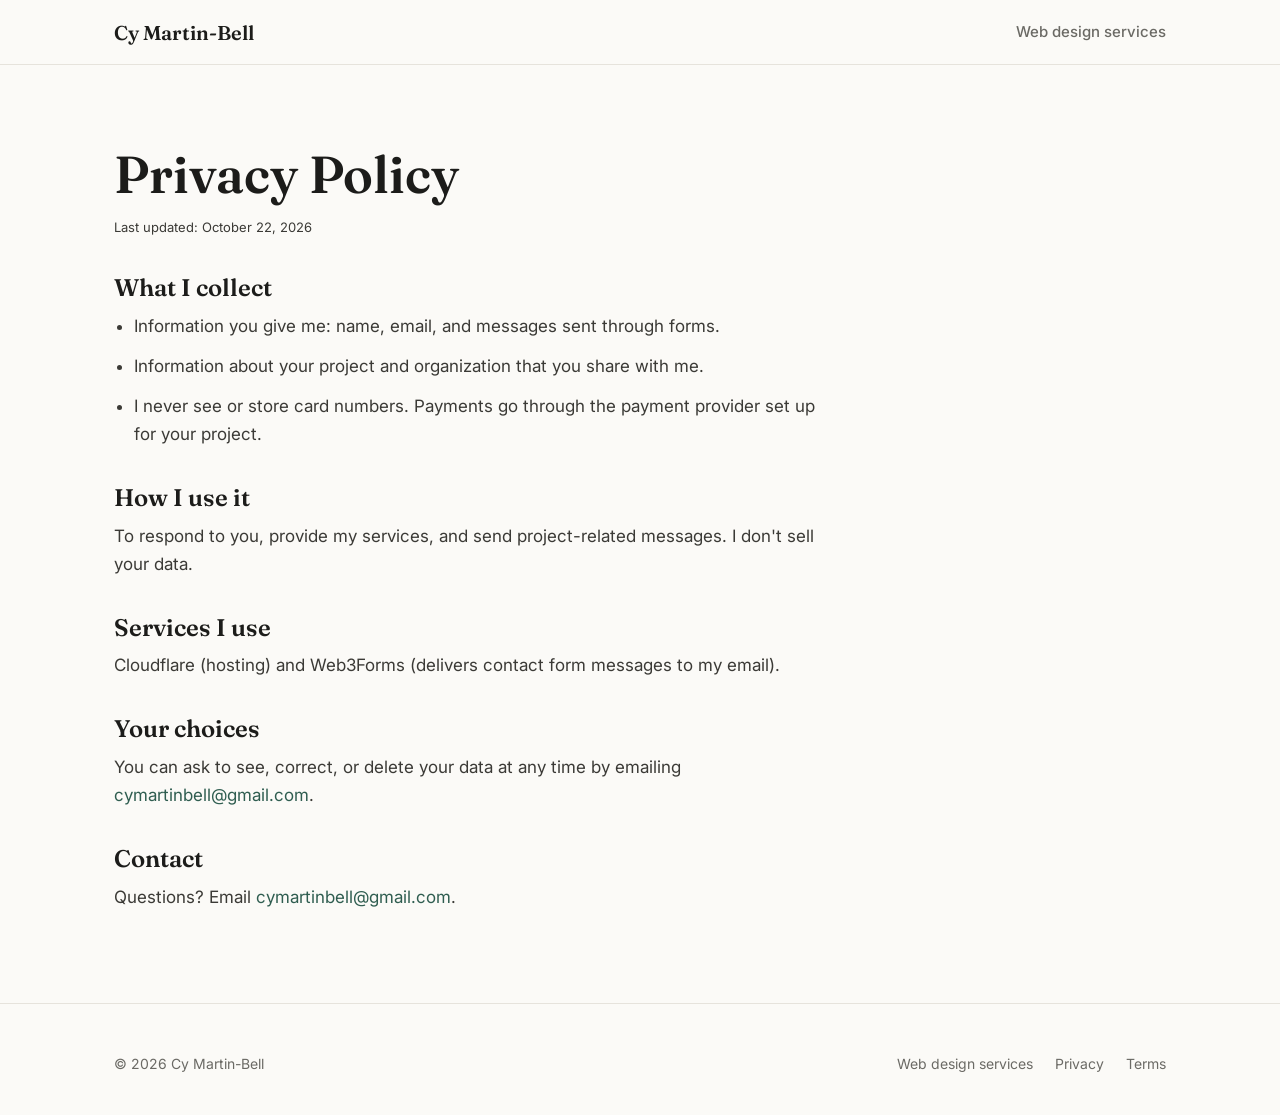
<file: privacy.html>
<!DOCTYPE html>
<html lang="en">
<head>
<meta charset="UTF-8">
<meta name="viewport" content="width=device-width, initial-scale=1.0">
<title>Privacy Policy — Cy Martin-Bell</title>
<meta name="robots" content="index">
<link rel="icon" href="favicon.svg" type="image/svg+xml">
<link rel="preconnect" href="https://fonts.googleapis.com">
<link rel="preconnect" href="https://fonts.gstatic.com" crossorigin>
<link href="https://fonts.googleapis.com/css2?family=Fraunces:opsz,wght@9..144,400;9..144,600&family=Inter:wght@400;500;600&display=swap" rel="stylesheet">
<link rel="stylesheet" href="style.css">
</head>
<body>
<header class="site-nav"><div class="wrap">
<a href="index.html" class="logo">Cy Martin-Bell</a>
<nav class="links" style="display:flex;position:static;flex-direction:row;padding:0;border:0;background:none"><a href="services.html">Web design services</a></nav>
</div></header>
<main id="main" class="wrap">
<div class="page">
<h1>Privacy Policy</h1>
<p class="meta">Last updated: October 22, 2026</p>
<h2>What I collect</h2>
<ul><li>Information you give me: name, email, and messages sent through forms.</li><li>Information about your project and organization that you share with me.</li><li>I never see or store card numbers. Payments go through the payment provider set up for your project.</li></ul>
<h2>How I use it</h2>
<p>To respond to you, provide my services, and send project-related messages. I don't sell your data.</p>
<h2>Services I use</h2>
<p>Cloudflare (hosting) and Web3Forms (delivers contact form messages to my email).</p>
<h2>Your choices</h2>
<p>You can ask to see, correct, or delete your data at any time by emailing <a href="mailto:cymartinbell@gmail.com">cymartinbell@gmail.com</a>.</p>
<h2>Contact</h2>
<p>Questions? Email <a href="mailto:cymartinbell@gmail.com">cymartinbell@gmail.com</a>.</p>
</div>
</main>
<footer class="site-footer"><div class="wrap">
<span>© <span data-year></span> Cy Martin-Bell</span>
<nav aria-label="Footer"><a href="services.html">Web design services</a><a href="privacy.html">Privacy</a><a href="terms.html">Terms</a></nav>
</div></footer>
<script src="script.js" defer></script>
</body>
</html>
</file>
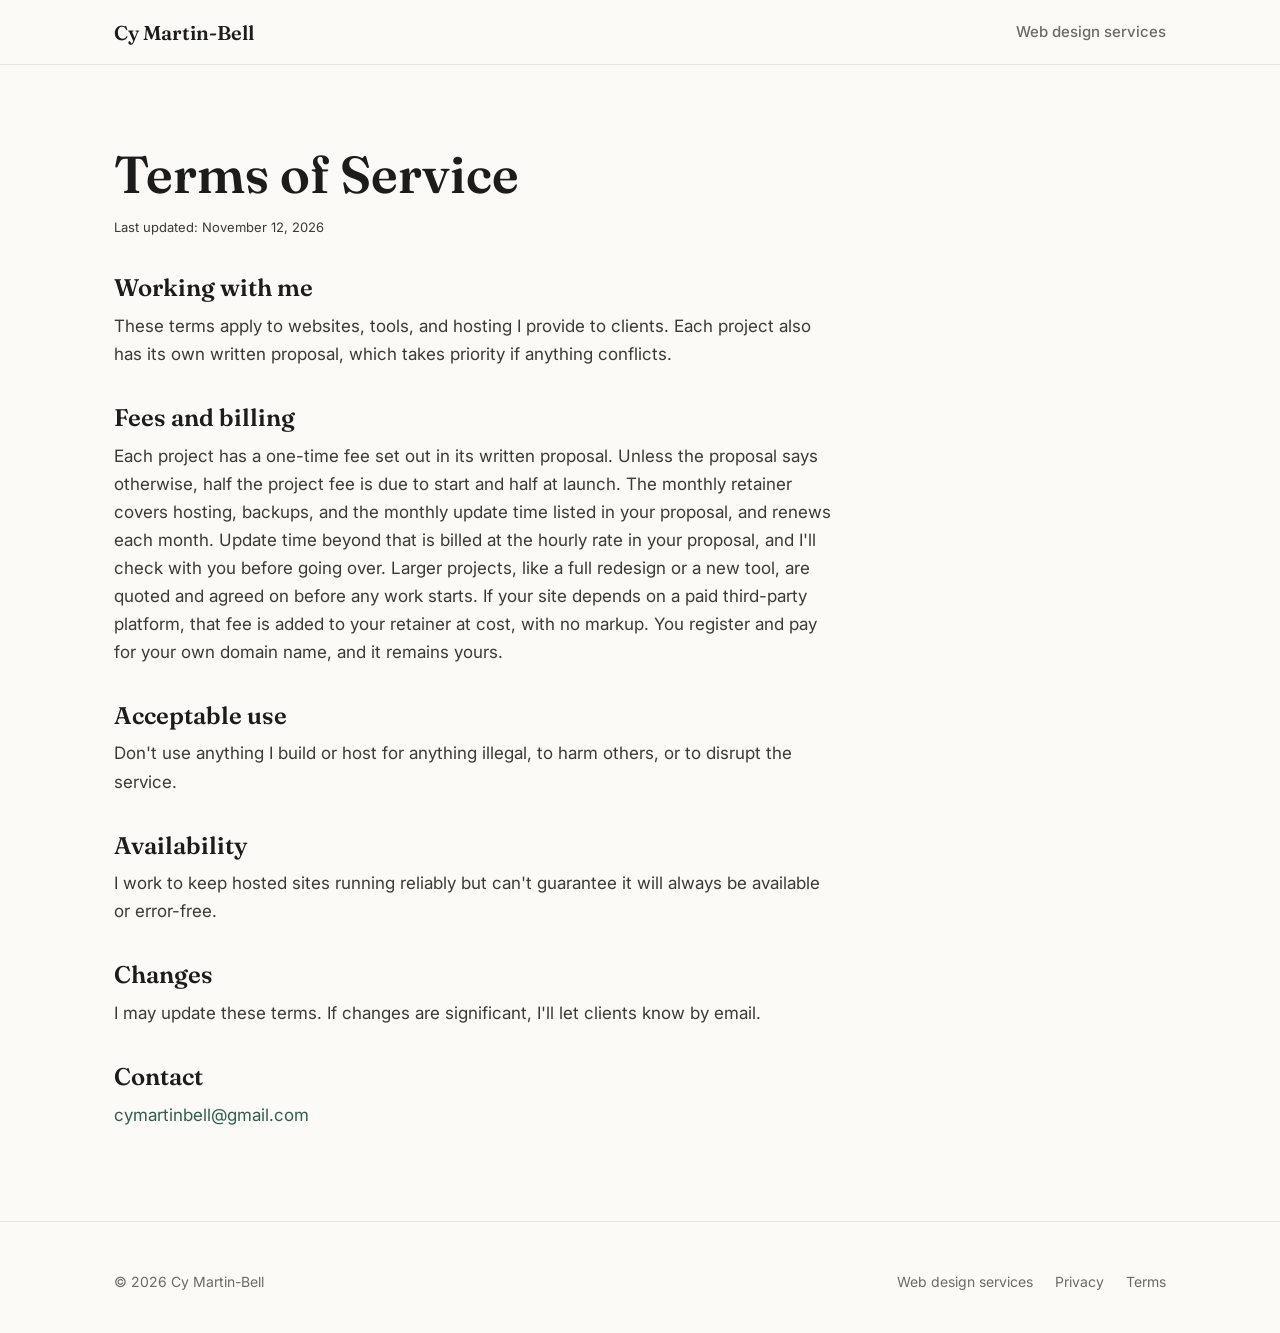
<file: terms.html>
<!DOCTYPE html>
<html lang="en">
<head>
<meta charset="UTF-8">
<meta name="viewport" content="width=device-width, initial-scale=1.0">
<title>Terms of Service — Cy Martin-Bell</title>
<meta name="robots" content="index">
<link rel="icon" href="favicon.svg" type="image/svg+xml">
<link rel="preconnect" href="https://fonts.googleapis.com">
<link rel="preconnect" href="https://fonts.gstatic.com" crossorigin>
<link href="https://fonts.googleapis.com/css2?family=Fraunces:opsz,wght@9..144,400;9..144,600&family=Inter:wght@400;500;600&display=swap" rel="stylesheet">
<link rel="stylesheet" href="style.css">
</head>
<body>
<header class="site-nav"><div class="wrap">
<a href="index.html" class="logo">Cy Martin-Bell</a>
<nav class="links" style="display:flex;position:static;flex-direction:row;padding:0;border:0;background:none"><a href="services.html">Web design services</a></nav>
</div></header>
<main id="main" class="wrap">
<div class="page">
<h1>Terms of Service</h1>
<p class="meta">Last updated: November 12, 2026</p>
<h2>Working with me</h2>
<p>These terms apply to websites, tools, and hosting I provide to clients. Each project also has its own written proposal, which takes priority if anything conflicts.</p>
<h2>Fees and billing</h2>
<p>Each project has a one-time fee set out in its written proposal. Unless the proposal says otherwise, half the project fee is due to start and half at launch. The monthly retainer covers hosting, backups, and the monthly update time listed in your proposal, and renews each month. Update time beyond that is billed at the hourly rate in your proposal, and I'll check with you before going over. Larger projects, like a full redesign or a new tool, are quoted and agreed on before any work starts. If your site depends on a paid third-party platform, that fee is added to your retainer at cost, with no markup. You register and pay for your own domain name, and it remains yours.</p>
<h2>Acceptable use</h2>
<p>Don't use anything I build or host for anything illegal, to harm others, or to disrupt the service.</p>
<h2>Availability</h2>
<p>I work to keep hosted sites running reliably but can't guarantee it will always be available or error-free.</p>
<h2>Changes</h2>
<p>I may update these terms. If changes are significant, I'll let clients know by email.</p>
<h2>Contact</h2>
<p><a href="mailto:cymartinbell@gmail.com">cymartinbell@gmail.com</a></p>
</div>
</main>
<footer class="site-footer"><div class="wrap">
<span>© <span data-year></span> Cy Martin-Bell</span>
<nav aria-label="Footer"><a href="services.html">Web design services</a><a href="privacy.html">Privacy</a><a href="terms.html">Terms</a></nav>
</div></footer>
<script src="script.js" defer></script>
</body>
</html>
</file>
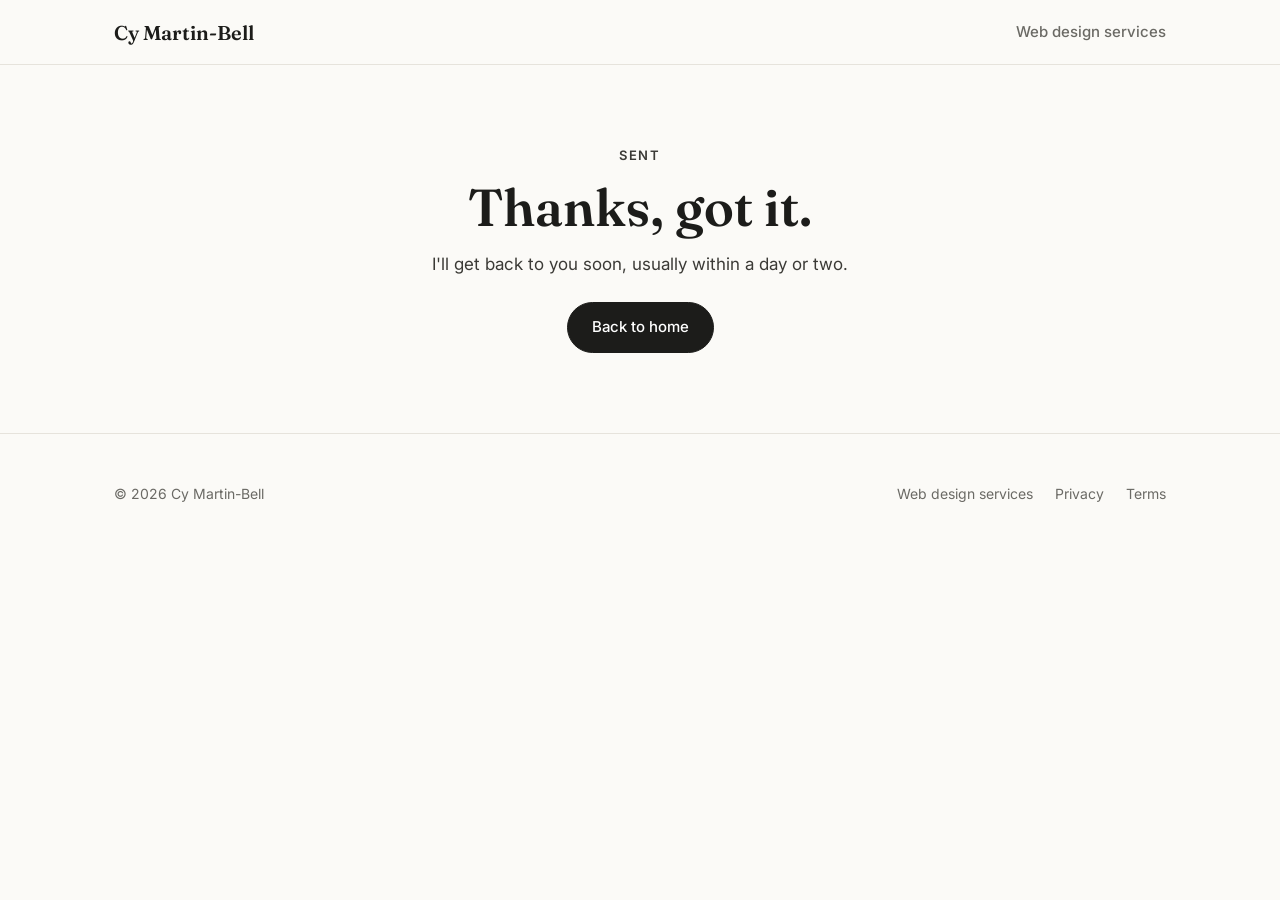
<file: thanks.html>
<!DOCTYPE html>
<html lang="en">
<head>
<meta charset="UTF-8">
<meta name="viewport" content="width=device-width, initial-scale=1.0">
<title>Thanks!</title>
<meta name="robots" content="noindex">
<link rel="icon" href="favicon.svg" type="image/svg+xml">
<link rel="preconnect" href="https://fonts.googleapis.com">
<link rel="preconnect" href="https://fonts.gstatic.com" crossorigin>
<link href="https://fonts.googleapis.com/css2?family=Fraunces:opsz,wght@9..144,400;9..144,600&family=Inter:wght@400;500;600&display=swap" rel="stylesheet">
<link rel="stylesheet" href="style.css">
</head>
<body>
<header class="site-nav"><div class="wrap">
<a href="index.html" class="logo">Cy Martin-Bell</a>
<nav class="links" style="display:flex;position:static;flex-direction:row;padding:0;border:0;background:none"><a href="services.html">Web design services</a></nav>
</div></header>
<main id="main" class="wrap">
<div class="page center">
<p class="eyebrow">Sent</p>
<h1>Thanks, got it.</h1>
<p>I'll get back to you soon, usually within a day or two.</p>
<div class="actions" style="justify-content:center;margin-top:24px"><a class="btn" href="index.html">Back to home</a></div>
</div>
</main>
<footer class="site-footer"><div class="wrap">
<span>© <span data-year></span> Cy Martin-Bell</span>
<nav aria-label="Footer"><a href="services.html">Web design services</a><a href="privacy.html">Privacy</a><a href="terms.html">Terms</a></nav>
</div></footer>
<script src="script.js" defer></script>
</body>
</html>
</file>
<file: style.css>
/* ============ Tokens ============ */
:root{
  --bg:#fbfaf7; --surface:#fff; --ink:#1c1c1a; --muted:#6b6a65;
  --line:#e6e3dc; --accent:#2f5d50; --accent-ink:#244a40; --accent-soft:#e7efec;
  --radius:14px; --max:1100px; --nav-h:64px;
}
*{box-sizing:border-box;margin:0;padding:0}
html{scroll-behavior:smooth;scroll-padding-top:calc(var(--nav-h) + 16px)}
@media (prefers-reduced-motion:reduce){html{scroll-behavior:auto}*{transition:none!important}}
body{font-family:Inter,system-ui,sans-serif;background:var(--bg);color:var(--ink);line-height:1.65;font-size:17px;-webkit-font-smoothing:antialiased}
h1,h2,h3{font-family:Fraunces,Georgia,serif;font-weight:600;line-height:1.15}
a{color:var(--accent);text-decoration:none}
a:hover{color:var(--accent-ink)}
:focus-visible{outline:2px solid var(--accent);outline-offset:3px;border-radius:4px}
img{max-width:100%}
.wrap{max-width:var(--max);margin:0 auto;padding:0 24px}
.skip{position:absolute;left:-9999px;top:8px;background:var(--ink);color:#fff;padding:8px 14px;border-radius:8px;z-index:100}
.skip:focus{left:8px}

/* ============ Nav ============ */
.site-nav{position:sticky;top:0;z-index:20;background:rgba(251,250,247,.92);backdrop-filter:blur(8px);-webkit-backdrop-filter:blur(8px);border-bottom:1px solid var(--line)}
.site-nav .wrap{display:flex;justify-content:space-between;align-items:center;height:var(--nav-h)}
.logo{font-family:Fraunces,serif;font-weight:600;font-size:20px;color:var(--ink)}
.logo:hover{color:var(--ink)}
.links{display:flex;gap:28px;align-items:center}
.links a{color:var(--muted);font-size:15px;font-weight:500}
.links a:hover,.links a.active{color:var(--ink)}
.links .btn{color:#fff;padding:8px 18px;margin:0}
.menu-btn{display:none;background:none;border:0;cursor:pointer;padding:8px;margin-right:-8px}
.menu-btn span{display:block;width:22px;height:2px;background:var(--ink);margin:5px 0;transition:transform .2s,opacity .2s}
.menu-btn[aria-expanded="true"] span:nth-child(1){transform:translateY(7px) rotate(45deg)}
.menu-btn[aria-expanded="true"] span:nth-child(2){opacity:0}
.menu-btn[aria-expanded="true"] span:nth-child(3){transform:translateY(-7px) rotate(-45deg)}

/* ============ Buttons ============ */
.btn{display:inline-block;padding:12px 24px;border-radius:999px;background:var(--ink);color:#fff;font-weight:500;font-size:15px;border:1px solid var(--ink);cursor:pointer;font-family:inherit;transition:background .15s}
.btn:hover{background:#000;color:#fff}
.btn.ghost{background:transparent;color:var(--ink);border-color:var(--line)}
.btn.ghost:hover{border-color:var(--ink)}
.btn.accent{background:var(--accent);border-color:var(--accent)}
.btn.accent:hover{background:var(--accent-ink)}
.actions{display:flex;flex-wrap:wrap;gap:10px}

/* ============ Photo slots ============ */
.photo{position:relative;background:var(--accent-soft);overflow:hidden;border-radius:var(--radius)}
.photo img{width:100%;height:100%;object-fit:cover;display:block}
.photo.empty::after{content:"Add photo";position:absolute;inset:0;display:grid;place-items:center;color:var(--accent);font-size:14px;font-weight:500;letter-spacing:.04em}
.photo img[hidden]{display:none}
.zoomable img{cursor:zoom-in}

/* ============ Hero ============ */
.hero{padding:96px 0 80px}
.hero .wrap{display:grid;grid-template-columns:1.3fr 1fr;gap:64px;align-items:center}
.eyebrow{text-transform:uppercase;letter-spacing:.14em;font-size:13px;color:var(--accent);font-weight:600;margin-bottom:16px}
.hero h1{font-size:clamp(40px,6vw,64px);margin-bottom:20px}
.hero p{color:var(--muted);font-size:19px;max-width:520px;margin-bottom:32px}
.hero .photo{aspect-ratio:4/5}

/* ============ Sections ============ */
section{padding:88px 0;border-top:1px solid var(--line)}
.section-head{margin-bottom:44px;max-width:640px}
.section-head h2{font-size:clamp(30px,4vw,42px);margin-bottom:8px}
.section-head p{color:var(--muted)}

/* ============ Studio feature band (home) ============ */
.feature{background:var(--ink);color:#f3f1ec;border-radius:20px;padding:56px;display:grid;grid-template-columns:1.1fr 1fr;gap:48px;align-items:center}
.feature .eyebrow{color:#9cc2b5}
.feature h2{font-size:clamp(30px,4vw,44px);margin-bottom:14px}
.feature p{color:#bdb9b0;margin-bottom:28px}
.feature .btn{background:#f3f1ec;color:var(--ink);border-color:#f3f1ec}
.feature .btn.ghost{background:transparent;color:#f3f1ec;border-color:#4a4843}
.feature .photo{aspect-ratio:16/11;background:#2a2926}
.feature .photo.empty::after{color:#9cc2b5}

/* ============ About ============ */
.about{display:grid;grid-template-columns:2fr 1fr;gap:56px}
.about p+p{margin-top:16px}
.facts{list-style:none;border-left:2px solid var(--accent-soft);padding-left:24px}
.facts li{margin-bottom:18px}
.facts span{display:block;font-size:13px;text-transform:uppercase;letter-spacing:.1em;color:var(--muted)}
.tags{display:flex;flex-wrap:wrap;gap:8px;margin-top:24px}
.tag{background:var(--accent-soft);color:var(--accent);padding:5px 13px;border-radius:999px;font-size:14px;font-weight:500}

/* ============ Cards ============ */
.grid{display:grid;grid-template-columns:repeat(auto-fill,minmax(300px,1fr));gap:28px}
.card{background:var(--surface);border:1px solid var(--line);border-radius:var(--radius);overflow:hidden;transition:transform .2s,box-shadow .2s;display:flex;flex-direction:column}
.card:hover{transform:translateY(-4px);box-shadow:0 14px 34px rgba(0,0,0,.07)}
.card .photo{aspect-ratio:16/10;border-radius:0}
.card-body{padding:22px 24px 26px;flex:1;display:flex;flex-direction:column}
.meta{font-size:13px;color:var(--muted);margin-bottom:6px}
.card h3{font-size:21px;margin-bottom:10px}
.card p{color:var(--muted);font-size:15.5px}
.card .tags{margin-top:auto;padding-top:16px}
.card .more{margin-top:14px;font-size:15px;font-weight:500}

/* ============ Activities ============ */
.timeline{list-style:none;max-width:780px}
.item{display:grid;grid-template-columns:150px 1fr;gap:28px;padding:28px 0;border-bottom:1px solid var(--line)}
.item:first-child{padding-top:0}
.when{color:var(--muted);font-size:15px;padding-top:4px}
.item h3{font-size:21px;margin-bottom:4px}
.role{color:var(--accent);font-weight:500;font-size:15px;margin-bottom:8px}
.item p{color:var(--muted);font-size:15.5px}

/* ============ Gallery ============ */
.gallery{display:grid;grid-template-columns:repeat(3,1fr);gap:16px}
.gallery .photo{aspect-ratio:1}
.gallery .photo.wide{grid-column:span 2;aspect-ratio:2/1}

/* ============ Forms ============ */
.form{display:grid;gap:14px;max-width:560px;margin:0 auto;text-align:left}
.form .row{display:grid;grid-template-columns:1fr 1fr;gap:14px}
.form label{display:grid;gap:6px;font-size:14px;font-weight:500}
.form input,.form textarea,.form select{font:inherit;font-size:16px;padding:12px 14px;border:1px solid var(--line);border-radius:10px;background:var(--surface);color:var(--ink);width:100%}
.form input:focus,.form textarea:focus,.form select:focus{outline:none;border-color:var(--accent);box-shadow:0 0 0 3px var(--accent-soft)}
.form textarea{min-height:130px;resize:vertical}
.form .btn{justify-self:start}
.hp{position:absolute;left:-9999px}
.inline-form{display:flex;gap:10px;max-width:460px}
.inline-form input{flex:1;font:inherit;font-size:16px;padding:12px 16px;border:1px solid var(--line);border-radius:999px;background:var(--surface)}
.inline-form input:focus{outline:none;border-color:var(--accent);box-shadow:0 0 0 3px var(--accent-soft)}
.fine{font-size:13px;color:var(--muted);margin-top:10px}

/* ============ Contact ============ */
.contact{text-align:center}
.contact .section-head{margin:0 auto 36px}
.socials{display:flex;justify-content:center;gap:24px;margin-top:32px}
.socials a{color:var(--muted);font-weight:500}
.socials a:hover{color:var(--ink)}

/* ============ Services page ============ */
.p-hero{padding:104px 0 72px;text-align:center}
.p-hero h1{font-size:clamp(40px,6.5vw,68px);max-width:820px;margin:0 auto 20px}
.p-hero p{color:var(--muted);font-size:20px;max-width:600px;margin:0 auto 32px}
.p-hero .actions{justify-content:center}
.p-hero .shot{margin-top:64px;aspect-ratio:16/9;border:1px solid var(--line);box-shadow:0 30px 60px -20px rgba(0,0,0,.18)}
.features{display:grid;grid-template-columns:repeat(3,1fr);gap:40px}
.features h3{font-size:21px;margin:14px 0 6px}
.features p{color:var(--muted);font-size:15.5px}
.icon{width:40px;height:40px;border-radius:10px;background:var(--accent-soft);color:var(--accent);display:grid;place-items:center;font-weight:600;font-family:Fraunces,serif}
.steps{list-style:none;counter-reset:s;display:grid;grid-template-columns:repeat(3,1fr);gap:28px}
.steps li{counter-increment:s;border-top:2px solid var(--ink);padding-top:18px}
.steps li::before{content:"0" counter(s);font-size:13px;color:var(--accent);font-weight:600;letter-spacing:.1em}
.steps h3{font-size:21px;margin:8px 0 6px}
.steps p{color:var(--muted);font-size:15.5px}
.pricing{display:grid;grid-template-columns:repeat(3,1fr);gap:24px;align-items:stretch}
.plan{background:var(--surface);border:1px solid var(--line);border-radius:var(--radius);padding:32px;display:flex;flex-direction:column}
.plan.pop{border:2px solid var(--accent);position:relative}
.plan.pop::before{content:attr(data-badge);position:absolute;top:-12px;left:32px;background:var(--accent);color:#fff;font-size:12px;font-weight:600;padding:3px 10px;border-radius:999px}
.plan h3{font-size:22px}
.price{font-family:Fraunces,serif;font-size:44px;font-weight:600;margin:12px 0 2px}
.price small{font-family:Inter,sans-serif;font-size:15px;color:var(--muted);font-weight:400}
.plan .desc{color:var(--muted);font-size:15px;margin-bottom:20px}
.plan ul{list-style:none;margin-bottom:28px;flex:1}
.plan li{padding:7px 0 7px 26px;position:relative;font-size:15.5px;border-top:1px solid var(--line)}
.plan li::before{content:"✓";position:absolute;left:2px;color:var(--accent);font-weight:600}
.plan .btn{text-align:center}
.faq{max-width:760px}
.faq details{border-bottom:1px solid var(--line);padding:20px 0}
.faq summary{cursor:pointer;font-weight:600;font-size:18px;list-style:none;display:flex;justify-content:space-between;gap:20px}
.faq summary::-webkit-details-marker{display:none}
.faq summary::after{content:"+";color:var(--accent);font-size:22px;line-height:1;transition:transform .2s}
.faq details[open] summary::after{transform:rotate(45deg)}
.faq details p{color:var(--muted);margin-top:10px}
.cta{text-align:center}
.cta h2{font-size:clamp(32px,5vw,48px);margin-bottom:12px}
.cta p{color:var(--muted);margin-bottom:28px}
.cta .inline-form{margin:0 auto}

/* ============ Simple pages ============ */
.page{padding:80px 0;max-width:720px}
.page h1{font-size:clamp(36px,5vw,52px);margin-bottom:12px}
.page h2{font-size:24px;margin:36px 0 10px}
.page p,.page li{color:#3b3a36;margin-bottom:12px}
.page ul{padding-left:20px}
.center{text-align:center;margin:0 auto}

/* ============ Footer ============ */
.site-footer{border-top:1px solid var(--line);padding:48px 0 40px;font-size:14px;color:var(--muted)}
.site-footer .wrap{display:flex;justify-content:space-between;flex-wrap:wrap;gap:20px}
.site-footer nav{display:flex;gap:22px;flex-wrap:wrap}
.site-footer a{color:var(--muted)}
.site-footer a:hover{color:var(--ink)}

/* ============ Lightbox ============ */
.lightbox{position:fixed;inset:0;background:rgba(20,20,18,.92);display:grid;place-items:center;padding:4vw;z-index:50;cursor:zoom-out}
.lightbox[hidden]{display:none}
.lightbox img{max-height:90vh;width:auto;border-radius:8px}

/* ============ Responsive ============ */
@media (max-width:900px){
  .feature{grid-template-columns:1fr;padding:36px 28px}
  .features,.steps,.pricing{grid-template-columns:1fr}
  .pricing{max-width:440px;margin:0 auto}
}
@media (max-width:820px){
  .menu-btn{display:block}
  .links{position:absolute;top:var(--nav-h);left:0;right:0;flex-direction:column;align-items:flex-start;gap:0;background:var(--bg);border-bottom:1px solid var(--line);padding:8px 24px 20px;display:none}
  .links.open{display:flex}
  .links a{padding:12px 0;font-size:17px;width:100%}
  .links .btn{width:auto;margin-top:8px;padding:10px 20px}
  .hero{padding:56px 0}
  .hero .wrap,.about{grid-template-columns:1fr;gap:40px}
  .hero .photo{max-width:420px}
  .item{grid-template-columns:1fr;gap:6px}
  .gallery{grid-template-columns:1fr 1fr}
  section{padding:64px 0}
  .p-hero{padding:64px 0 48px}
  .form .row{grid-template-columns:1fr}
}
@media (max-width:480px){
  .inline-form{flex-direction:column}
  .gallery .photo.wide{aspect-ratio:1}
}

/* two-plan pricing + retainer */

.price{line-height:1.1;margin-bottom:10px}
.retainer{margin-top:28px;background:var(--accent-soft);border-radius:var(--radius);padding:28px 32px}
.retainer h3{font-size:20px;margin-bottom:12px}
.retainer ul{list-style:none;display:grid;gap:10px}
.retainer li{font-size:15.5px;color:#3b3a36}
.retainer b{color:var(--ink);font-weight:600}
@media (max-width:900px){.retainer{padding:24px}}
.np{font-size:14px;color:var(--accent);margin-bottom:12px}
.np b{font-weight:600}
.ret{font-size:14px;font-weight:500;margin:-12px 0 20px;line-height:1.5}
.ret span{color:var(--muted);font-weight:400}
.plan li.eg{padding-left:44px;color:var(--muted);font-size:14.5px;border-top:0;padding-top:2px}
.plan li.eg::before{content:"–";left:26px;color:var(--muted);font-weight:400}
.compare{font-size:14px;color:var(--muted);margin-top:24px;text-align:center}
.copy{font:inherit;font-size:13px;font-weight:500;margin-left:6px;padding:3px 10px;border:1px solid var(--line);border-radius:999px;background:var(--surface);color:var(--muted);cursor:pointer;vertical-align:1px}
.copy:hover{color:var(--ink);border-color:var(--ink)}
.form-status{font-size:14px;color:var(--accent);min-height:1.2em}
.form-status.err{color:#a3341d}
.btn:disabled{opacity:.6;cursor:default}
.plan li b{font-weight:600}
.promise{margin-top:20px;border:1px solid var(--line);border-radius:var(--radius);padding:28px 32px;background:var(--surface)}
.promise h3{font-size:20px;margin-bottom:8px}
.promise p{color:#3b3a36;font-size:15.5px;max-width:760px}
@media (max-width:900px){.promise{padding:24px}}
</file>
